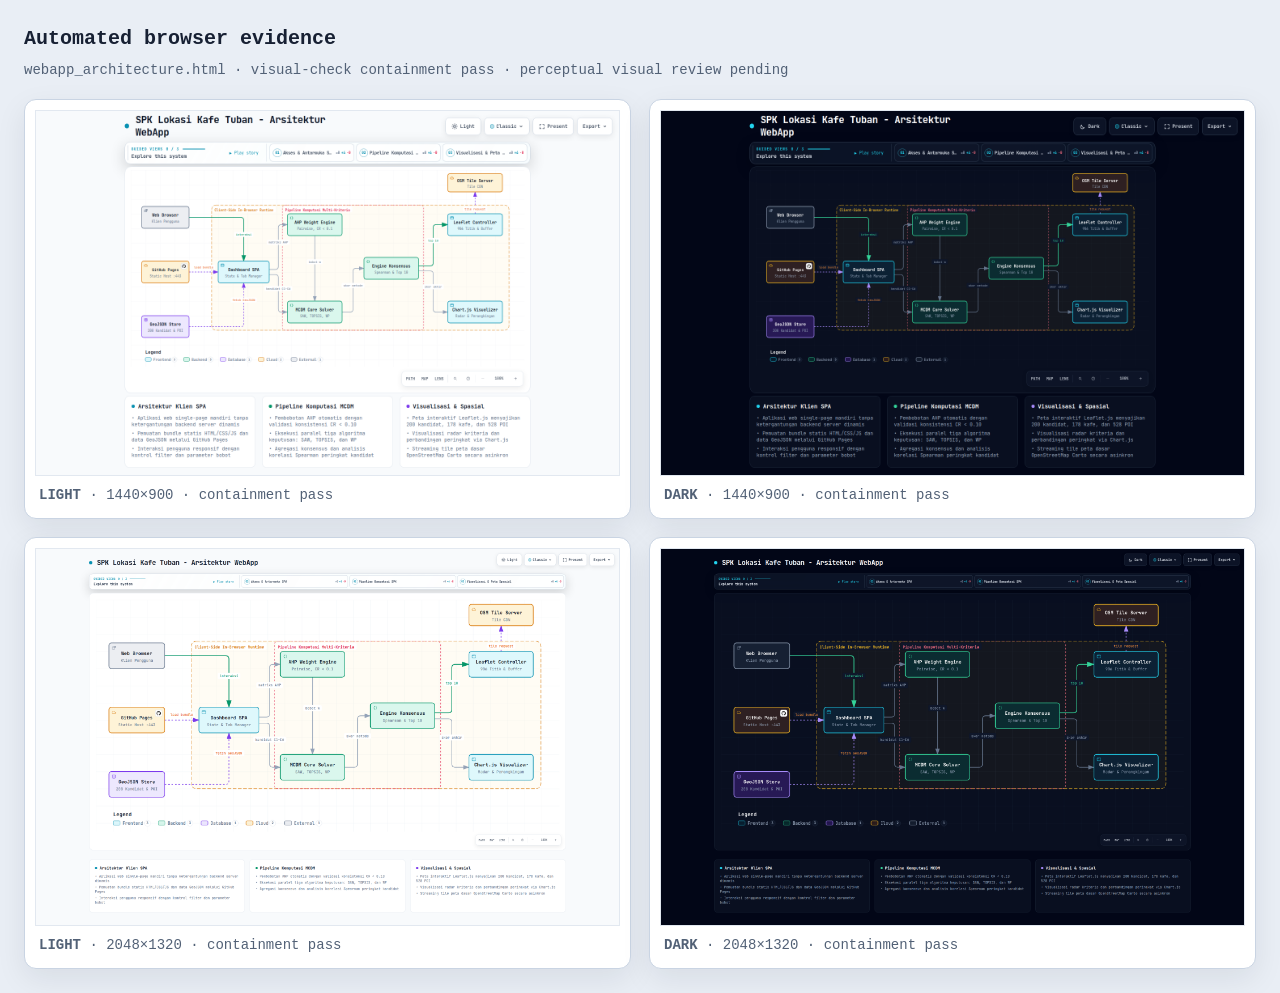
<file: diagrams/webapp_architecture.visual-check.html>
<!doctype html>
<html lang="en">
<head>
<meta charset="utf-8">
<meta name="viewport" content="width=device-width,initial-scale=1">
<title>Archify automated browser evidence · webapp_architecture.html</title>
<style>
*{box-sizing:border-box}body{margin:0;padding:24px;background:#e9eef5;color:#172033;font:14px/1.5 ui-monospace,SFMono-Regular,Menlo,Consolas,monospace}header{max-width:1500px;margin:0 auto 18px}h1{margin:0 0 6px;font-size:20px}p{margin:0;color:#526176}.grid{max-width:1500px;margin:auto;display:grid;grid-template-columns:repeat(2,minmax(0,1fr));gap:18px}figure{margin:0;padding:10px;background:white;border:1px solid #c9d4e3;border-radius:12px;box-shadow:0 10px 30px rgba(15,23,42,.08)}img{display:block;width:100%;height:auto;border:1px solid #e2e8f0}figcaption{padding:9px 4px 2px;color:#526176}@media(max-width:900px){.grid{grid-template-columns:1fr}}
</style>
</head>
<body>
<header><h1>Automated browser evidence</h1><p>webapp_architecture.html · visual-check containment pass · perceptual visual review pending</p></header>
<main class="grid">
      <figure>
        <img src="webapp_architecture.visual-check.1440x900.light.png" alt="light 1440 by 900">
        <figcaption><strong>LIGHT</strong> · 1440×900 · containment pass</figcaption>
      </figure>
      <figure>
        <img src="webapp_architecture.visual-check.1440x900.dark.png" alt="dark 1440 by 900">
        <figcaption><strong>DARK</strong> · 1440×900 · containment pass</figcaption>
      </figure>
      <figure>
        <img src="webapp_architecture.visual-check.2048x1320.light.png" alt="light 2048 by 1320">
        <figcaption><strong>LIGHT</strong> · 2048×1320 · containment pass</figcaption>
      </figure>
      <figure>
        <img src="webapp_architecture.visual-check.2048x1320.dark.png" alt="dark 2048 by 1320">
        <figcaption><strong>DARK</strong> · 2048×1320 · containment pass</figcaption>
      </figure>
</main>
</body>
</html>
</file>
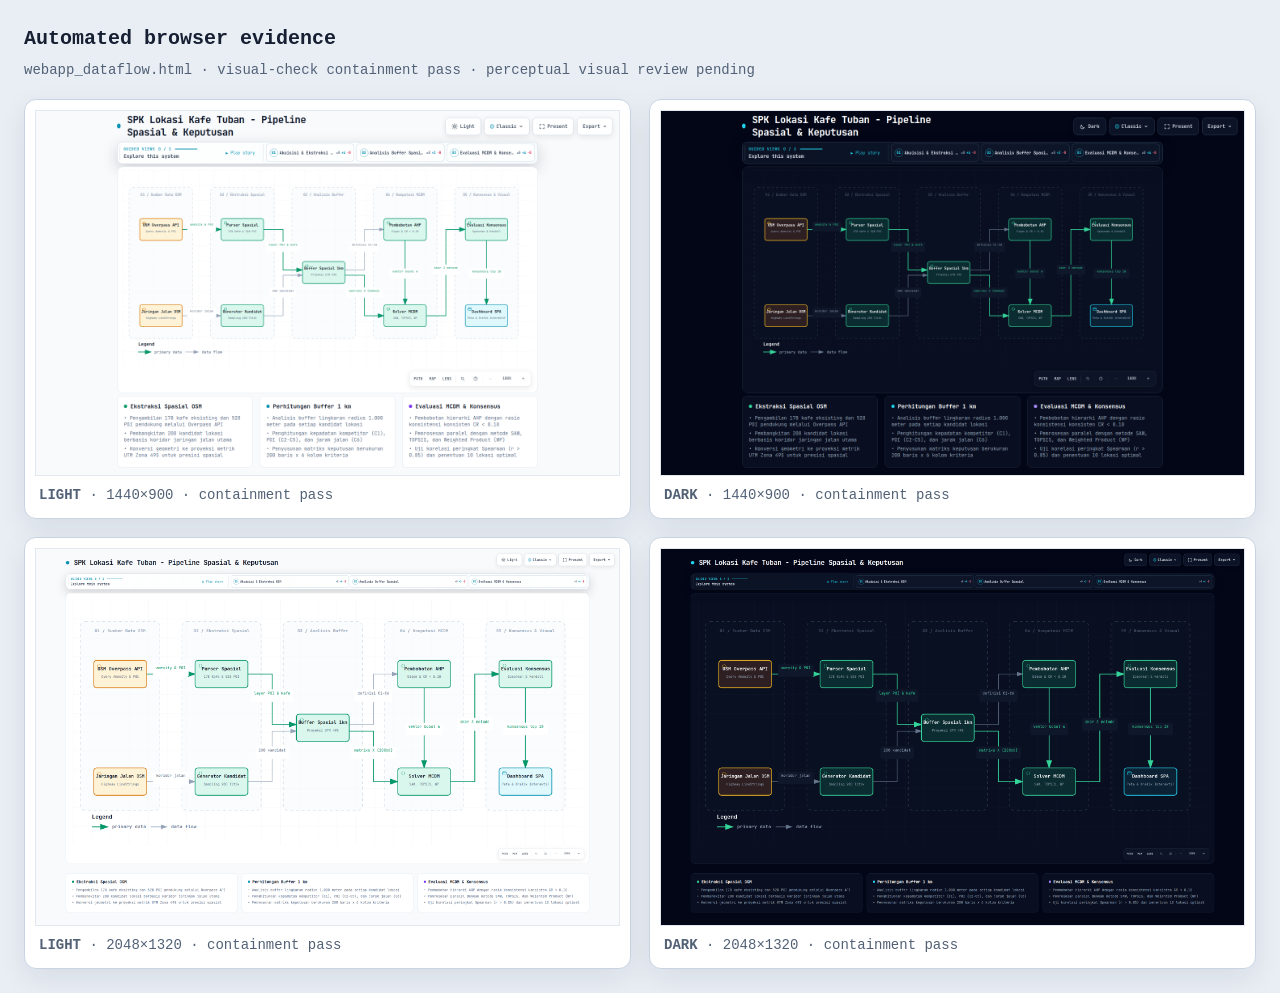
<file: diagrams/webapp_dataflow.visual-check.html>
<!doctype html>
<html lang="en">
<head>
<meta charset="utf-8">
<meta name="viewport" content="width=device-width,initial-scale=1">
<title>Archify automated browser evidence · webapp_dataflow.html</title>
<style>
*{box-sizing:border-box}body{margin:0;padding:24px;background:#e9eef5;color:#172033;font:14px/1.5 ui-monospace,SFMono-Regular,Menlo,Consolas,monospace}header{max-width:1500px;margin:0 auto 18px}h1{margin:0 0 6px;font-size:20px}p{margin:0;color:#526176}.grid{max-width:1500px;margin:auto;display:grid;grid-template-columns:repeat(2,minmax(0,1fr));gap:18px}figure{margin:0;padding:10px;background:white;border:1px solid #c9d4e3;border-radius:12px;box-shadow:0 10px 30px rgba(15,23,42,.08)}img{display:block;width:100%;height:auto;border:1px solid #e2e8f0}figcaption{padding:9px 4px 2px;color:#526176}@media(max-width:900px){.grid{grid-template-columns:1fr}}
</style>
</head>
<body>
<header><h1>Automated browser evidence</h1><p>webapp_dataflow.html · visual-check containment pass · perceptual visual review pending</p></header>
<main class="grid">
      <figure>
        <img src="webapp_dataflow.visual-check.1440x900.light.png" alt="light 1440 by 900">
        <figcaption><strong>LIGHT</strong> · 1440×900 · containment pass</figcaption>
      </figure>
      <figure>
        <img src="webapp_dataflow.visual-check.1440x900.dark.png" alt="dark 1440 by 900">
        <figcaption><strong>DARK</strong> · 1440×900 · containment pass</figcaption>
      </figure>
      <figure>
        <img src="webapp_dataflow.visual-check.2048x1320.light.png" alt="light 2048 by 1320">
        <figcaption><strong>LIGHT</strong> · 2048×1320 · containment pass</figcaption>
      </figure>
      <figure>
        <img src="webapp_dataflow.visual-check.2048x1320.dark.png" alt="dark 2048 by 1320">
        <figcaption><strong>DARK</strong> · 2048×1320 · containment pass</figcaption>
      </figure>
</main>
</body>
</html>
</file>
